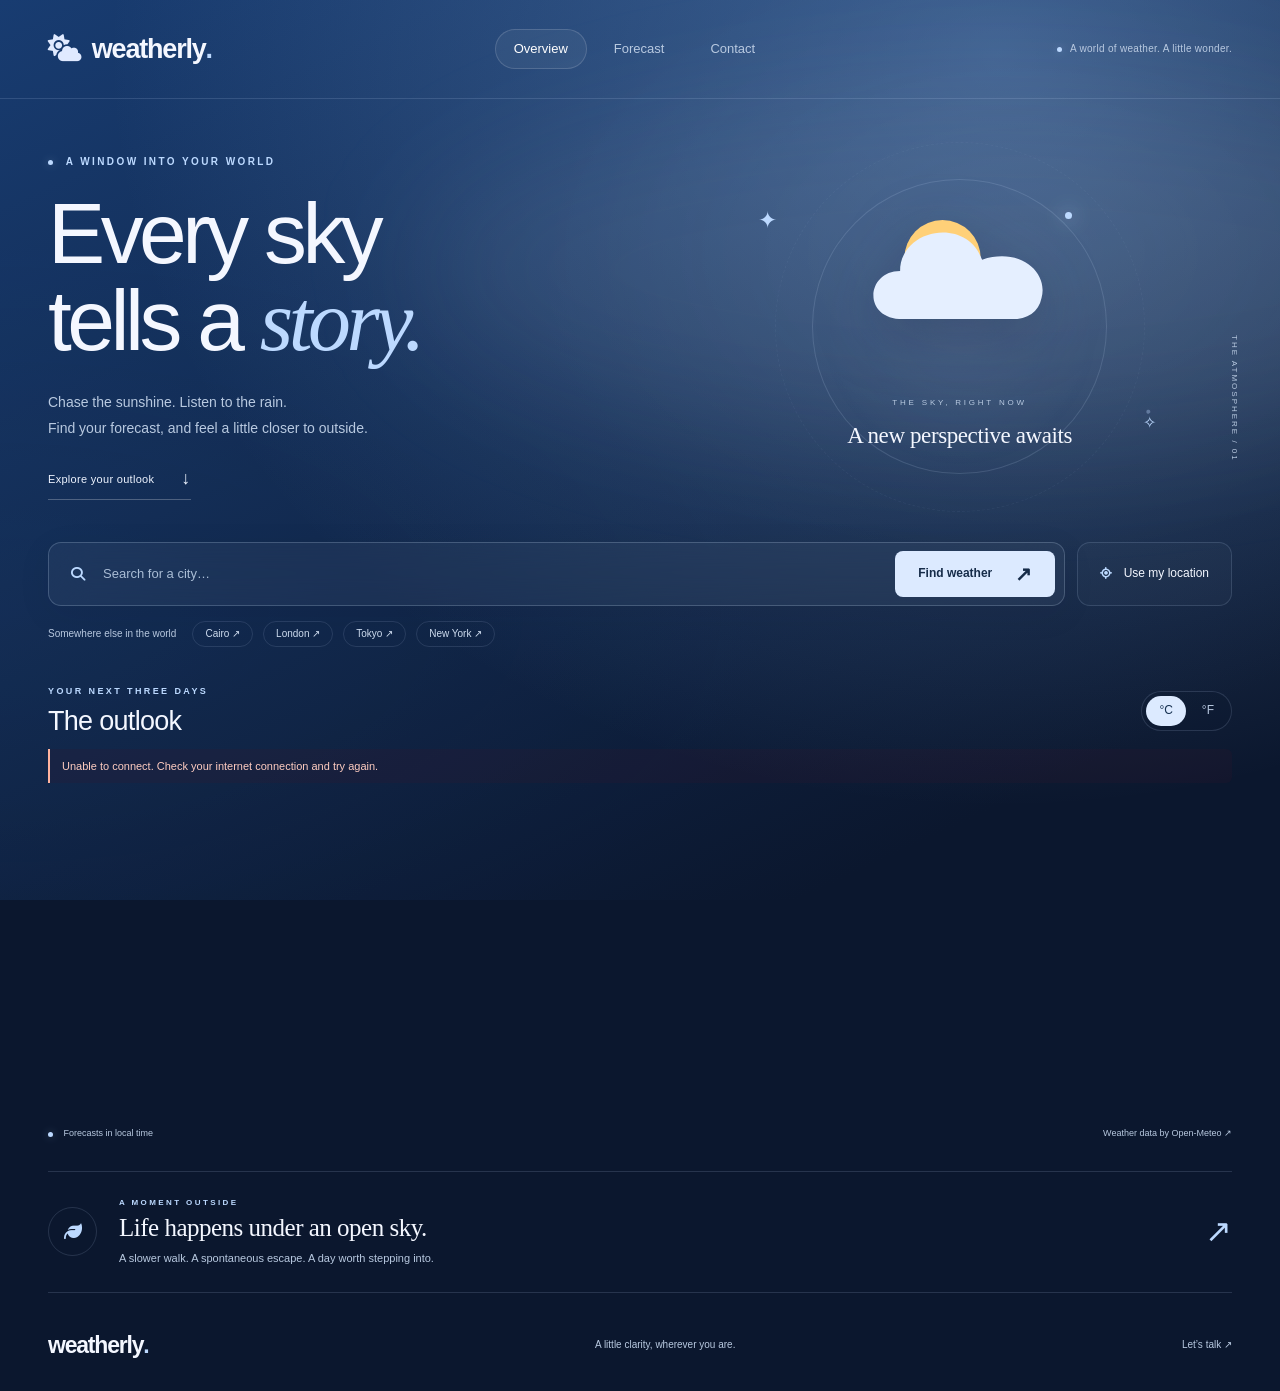
<file: index.html>
﻿<!DOCTYPE html>
<html lang="en">
<head><meta charset="UTF-8"><meta name="viewport" content="width=device-width, initial-scale=1"><meta name="description" content="A little clarity for your day. Explore current weather and a three-day forecast, anywhere."><title>Weatherly — A little clarity for your day</title><link rel="stylesheet" href="./css/all.min.css"><link rel="stylesheet" href="./css/bootstrap.min.css"><link rel="stylesheet" href="./css/style.css"></head>
<body data-weather="partly" data-time="day"><div class="atmosphere" aria-hidden="true"><span></span><span></span><span></span></div>
<a class="skip-link" href="#main">Skip to content</a>
<header class="site-header"><nav class="shell navigation" aria-label="Main navigation"><a class="brand" href="./index.html"><span class="brand-icon"><i class="fa-solid fa-cloud-sun" aria-hidden="true"></i></span>weatherly<span class="brand-dot">.</span></a><div class="nav-links"><a class="active" aria-current="page" href="./index.html">Overview</a><a href="#forecast">Forecast</a><a href="./html/contact.html">Contact</a></div><span class="nav-note"><span class="live-dot"></span>A world of weather. A little wonder.</span></nav></header>
<main id="main" class="shell"><section class="hero">
  <div class="hero-content"><p class="eyebrow"><span class="live-dot"></span> A WINDOW INTO YOUR WORLD</p><h1>Every sky<br>tells a <span>story.</span></h1><p class="hero-copy">Chase the sunshine. Listen to the rain.<br> Find your forecast, and feel a little closer to outside.</p><a class="hero-link" href="#forecast">Explore your outlook <span aria-hidden="true">↓</span></a></div>
  <div class="sky-scene" aria-label="Current sky illustration"><div class="scene-orbit" aria-hidden="true"></div><div class="scene-orbit orbit-two" aria-hidden="true"></div><span class="scene-star star-one" aria-hidden="true">✦</span><span class="scene-star star-two" aria-hidden="true">✧</span><div id="sky-illustration" class="sky-illustration" aria-hidden="true"><svg class="weather-art" viewBox="0 0 156 140" fill="none"><circle cx="66" cy="49" r="27" fill="#ffd078"/><path d="M38 92C9 92 12 58 36 58c0-30 47-39 58-8 27-9 47 9 42 27-2 10-10 15-21 15Z" fill="#e5efff"/></svg></div><div class="scene-caption"><span>THE SKY, RIGHT NOW</span><p id="sky-condition">A new perspective awaits</p></div><span class="scene-coordinate" aria-hidden="true">THE ATMOSPHERE / 01</span></div>
</section>
<section class="search-section" aria-label="Find weather"><form id="search-form" class="search-form"><i class="fa-solid fa-magnifying-glass" aria-hidden="true"></i><label class="visually-hidden" for="input-country">City name</label><input id="input-country" type="search" placeholder="Search for a city…" minlength="2" maxlength="100" required autocomplete="off"><button class="primary-button" type="submit">Find weather <span aria-hidden="true">↗</span></button></form><button class="location-button" id="use-location" type="button"><i class="fa-solid fa-location-crosshairs" aria-hidden="true"></i> Use my location</button></section>
<div class="quick-cities" aria-label="Popular cities"><span>Somewhere else in the world</span><button type="button" data-city="Cairo">Cairo ↗</button><button type="button" data-city="London">London ↗</button><button type="button" data-city="Tokyo">Tokyo ↗</button><button type="button" data-city="New York">New York ↗</button></div>
<section id="forecast" class="forecast-section" aria-labelledby="forecast-title"><div class="section-heading"><div><p class="eyebrow">YOUR NEXT THREE DAYS</p><h2 id="forecast-title">The outlook</h2></div><div class="unit-switch" role="group" aria-label="Temperature unit"><button class="selected" type="button" data-unit="c" aria-pressed="true">°C</button><button type="button" data-unit="f" aria-pressed="false">°F</button></div></div><p id="weather-status" class="status" role="status" aria-live="polite">Getting the latest forecast…</p><div id="weather-cards" class="weather-grid" aria-busy="true"></div><div class="forecast-footnote"><span><span class="live-dot"></span> Forecasts in local time</span><a href="https://open-meteo.com/" target="_blank" rel="noopener">Weather data by Open-Meteo ↗</a></div></section>
<section class="outdoor-note"><span class="note-icon" aria-hidden="true"><i class="fa-solid fa-leaf"></i></span><div><p class="eyebrow">A MOMENT OUTSIDE</p><h2>Life happens under an open sky.</h2><p>A slower walk. A spontaneous escape. A day worth stepping into.</p></div><span class="note-arrow" aria-hidden="true">↗</span></section>
</main><footer class="shell site-footer"><a class="brand" href="./index.html">weatherly<span class="brand-dot">.</span></a><p>A little clarity, wherever you are.</p><a href="./html/contact.html">Let’s talk <span aria-hidden="true">↗</span></a></footer><script src="./js/bootstrap.bundle.min.js"></script><script src="./js/main.js"></script></body></html>
</file>
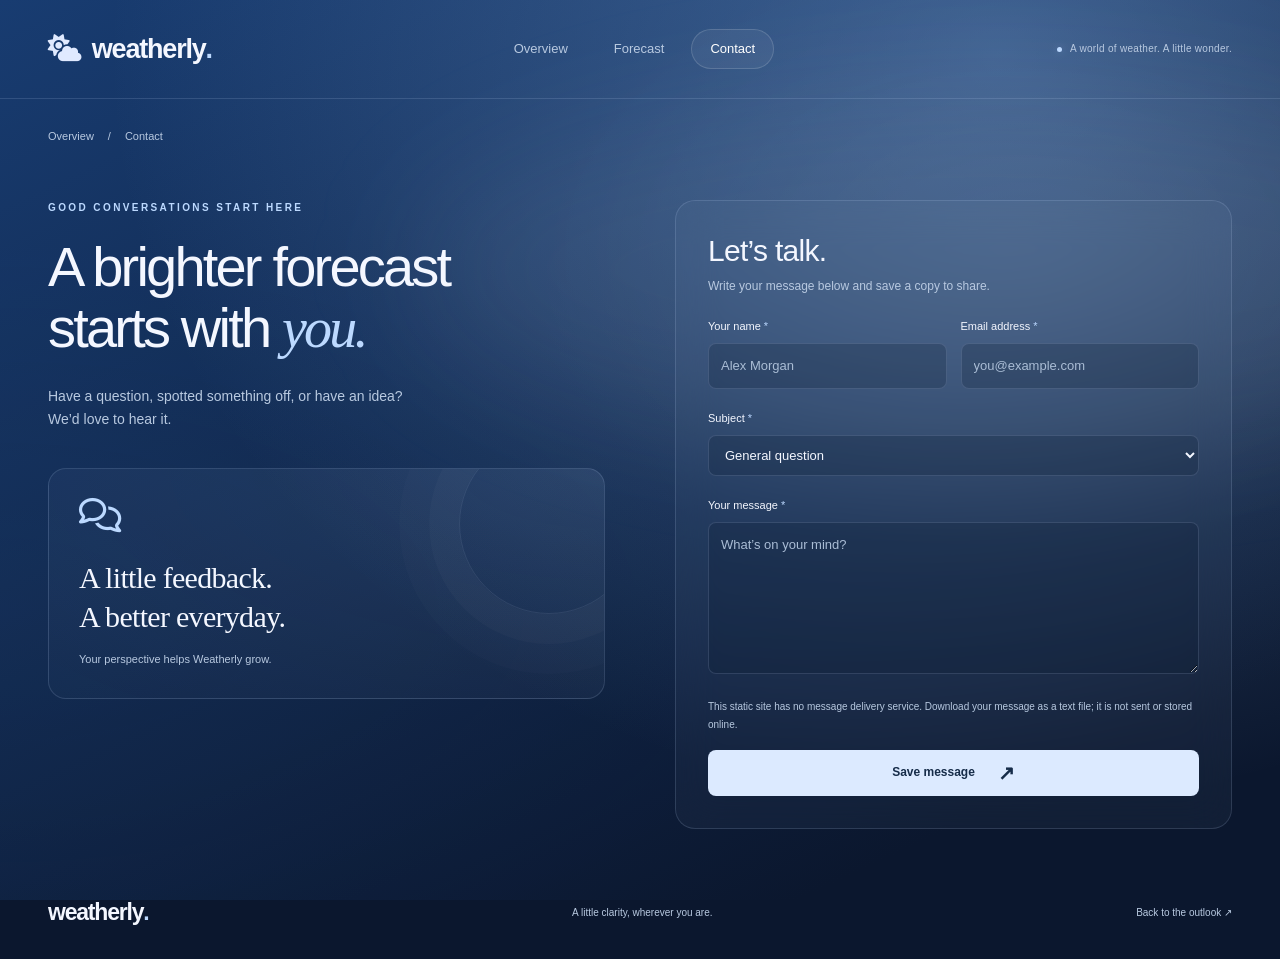
<file: html/contact.html>
﻿<!DOCTYPE html>
<html lang="en"><head><meta charset="UTF-8"><meta name="viewport" content="width=device-width, initial-scale=1"><meta name="description" content="Share feedback and questions with Weatherly."><title>Contact — Weatherly</title><link rel="stylesheet" href="../css/all.min.css"><link rel="stylesheet" href="../css/bootstrap.min.css"><link rel="stylesheet" href="../css/style.css"></head><body data-weather="partly" data-time="day"><div class="atmosphere" aria-hidden="true"><span></span><span></span><span></span></div><a class="skip-link" href="#main">Skip to content</a><header class="site-header"><nav class="shell navigation" aria-label="Main navigation"><a class="brand" href="../index.html"><span class="brand-icon"><i class="fa-solid fa-cloud-sun" aria-hidden="true"></i></span>weatherly<span class="brand-dot">.</span></a><div class="nav-links"><a href="../index.html">Overview</a><a href="../index.html#forecast">Forecast</a><a class="active" aria-current="page" href="./contact.html">Contact</a></div><span class="nav-note"><span class="live-dot"></span>A world of weather. A little wonder.</span></nav></header>
<main class="shell" id="main"><div class="breadcrumb-trail"><a href="../index.html">Overview</a><span aria-hidden="true">/</span>Contact</div><section class="contact-layout"><div class="contact-intro"><p class="eyebrow">GOOD CONVERSATIONS START HERE</p><h1>A brighter forecast<br>starts with <span>you.</span></h1><p>Have a question, spotted something off, or have an idea? We’d love to hear it.</p><div class="contact-art"><i class="fa-regular fa-comments" aria-hidden="true"></i><h2>A little feedback.<br> A better everyday.</h2><p>Your perspective helps Weatherly grow.</p></div></div><div class="contact-panel"><h2>Let’s talk.</h2><p>Write your message below and save a copy to share.</p><form id="contact-form"><div class="form-grid"><div><label for="name">Your name <span>*</span></label><input id="name" name="name" autocomplete="name" required maxlength="100" placeholder="Alex Morgan"></div><div><label for="email">Email address <span>*</span></label><input id="email" name="email" type="email" autocomplete="email" required maxlength="254" placeholder="you@example.com"></div></div><label for="subject">Subject <span>*</span></label><select id="subject" name="subject"><option>General question</option><option>Report an issue</option><option>Share an idea</option></select><label for="message">Your message <span>*</span></label><textarea id="message" name="message" rows="6" minlength="10" maxlength="5000" required placeholder="What’s on your mind?"></textarea><p class="form-note">This static site has no message delivery service. Download your message as a text file; it is not sent or stored online.</p><button class="primary-button" type="submit">Save message <span aria-hidden="true">↗</span></button><p id="contact-status" class="status" role="status" aria-live="polite"></p></form></div></section></main><footer class="shell site-footer"><a class="brand" href="../index.html">weatherly<span class="brand-dot">.</span></a><p>A little clarity, wherever you are.</p><a href="../index.html">Back to the outlook ↗</a></footer><script src="../js/bootstrap.bundle.min.js"></script><script src="../js/main.js"></script></body></html>
</file>
<file: css/style.css>
﻿/* Weatherly — an atmospheric sky journal. All artwork is local SVG/CSS. */
:root {
  color-scheme: dark;
  --sky-top: #183c71;
  --sky-bottom: #0b172e;
  --glow: #7faee8;
  --accent: #bcd9ff;
  --ink: #f4f7ff;
  --muted: #b8c9e0;
  --line: #c9ddff26;
  --panel: #d7e8ff0b;
  --panel-strong: #bdd9ff12;
  --card-glow: #91beff25;
}
body[data-weather="clear"][data-time="day"] {
  --sky-top: #285c8b;
  --sky-bottom: #10283e;
  --glow: #efc27b;
  --accent: #ffdf9e;
  --card-glow: #f9cd7d36;
}
body[data-weather="rain"], body[data-weather="fog"] {
  --sky-top: #354e69;
  --sky-bottom: #101f35;
  --glow: #7ca3c7;
  --accent: #b0dcf4;
  --card-glow: #9dd7ee25;
}
body[data-weather="cloudy"] {
  --sky-top: #425779;
  --sky-bottom: #15243c;
  --glow: #9daed2;
  --accent: #d1dcfa;
}
body[data-weather="snow"] {
  --sky-top: #416d86;
  --sky-bottom: #152d47;
  --glow: #b6e7ec;
  --accent: #c9f5f7;
  --card-glow: #b9ebff30;
}
body[data-weather="storm"] {
  --sky-top: #403f6b;
  --sky-bottom: #16162c;
  --glow: #9d8cce;
  --accent: #e0d0ff;
}
body[data-time="night"] {
  --sky-top: #202d57;
  --sky-bottom: #0b1128;
  --glow: #8893d1;
  --accent: #c7ceff;
  --card-glow: #a4a4fa28;
}
* { box-sizing: border-box; }
html { scroll-behavior: smooth; scroll-padding-top: 25px; }
body {
  margin: 0;
  min-width: 280px;
  color: var(--ink);
  background: var(--sky-bottom);
  font: 15px/1.65 "Segoe UI", Arial, sans-serif;
  transition: background-color 1s ease;
  isolation: isolate;
}
a { color: inherit; text-decoration: none; }
a:hover { color: var(--accent); }
button, input, textarea, select { font: inherit; }
button, a, input, textarea, select { -webkit-tap-highlight-color: transparent; }
button { cursor: pointer; border: 0; }
button:disabled { cursor: wait; opacity: .55; }
:focus-visible { outline: 2px solid var(--accent); outline-offset: 5px; }
h1, h2, h3, p { margin-top: 0; }
::selection { color: #0d2039; background: #d2e4ff; }
.shell { width: min(1200px, calc(100% - 96px)); margin-inline: auto; }
.atmosphere {
  position: fixed;
  inset: 0;
  z-index: -2;
  overflow: hidden;
  pointer-events: none;
  background: radial-gradient(ellipse at 78% 6%, color-mix(in srgb, var(--glow) 40%, transparent), transparent 63%), linear-gradient(155deg, var(--sky-top), var(--sky-bottom) 85%);
}
.atmosphere::before {
  content: "";
  position: absolute;
  inset: 0;
  opacity: .3;
  background: radial-gradient(ellipse at 80% 28%, #ffffff30, transparent 35%), radial-gradient(ellipse at 0 68%, #4d8ad220, transparent 50%);
}
.atmosphere::after {
  content: "";
  position: absolute;
  width: 90vw;
  height: 28vw;
  top: 10%;
  right: -22%;
  border-radius: 50%;
  filter: blur(65px);
  background: #e0eaff12;
  animation: cloud-drift 24s ease-in-out infinite alternate;
}
body[data-time="night"] .atmosphere::before {
  opacity: .65;
  background-image: radial-gradient(circle at 14% 18%, #d7e2ff 1px, transparent 1.5px), radial-gradient(circle at 72% 11%, #d7e2ff 1px, transparent 1.5px), radial-gradient(circle at 88% 38%, #d7e2ff 1px, transparent 1.5px), radial-gradient(circle at 42% 5%, #d7e2ff 1px, transparent 1.5px);
  background-size: 390px 430px;
}
.atmosphere span { position: absolute; inset: -15%; opacity: 0; }
body[data-weather="rain"] .atmosphere span, body[data-weather="storm"] .atmosphere span {
  opacity: .13;
  background: repeating-linear-gradient(111deg, transparent 0 87px, #c9e8ff 88px 89px, transparent 90px 180px);
  mask-image: linear-gradient(transparent, #0004 30%, transparent 80%);
  animation: rainfall 7s linear infinite;
}
body[data-weather="snow"] .atmosphere span {
  opacity: .3;
  background: radial-gradient(circle, #e6fbff 1.5px, transparent 2px) 0 0 / 150px 130px;
  animation: snowfall 24s linear infinite;
}
body[data-weather="snow"] .atmosphere span:nth-child(2) { background-size: 230px 210px; animation-duration: 36s; animation-delay: -12s; }
body[data-weather="snow"] .atmosphere span:nth-child(3) { background-size: 290px 310px; animation-duration: 42s; animation-delay: -20s; }
.site-header { border-bottom: 1px solid var(--line); }
.navigation { min-height: 98px; display: flex; align-items: center; justify-content: space-between; gap: 24px; }
.brand { display: inline-flex; align-items: center; font-size: 27px; letter-spacing: -1.2px; font-weight: 700; white-space: nowrap; }
.brand-icon { font-size: 27px; color: #e0eaff; margin-right: 11px; }
.brand-dot { color: var(--accent); }
.nav-links { display: flex; align-items: center; gap: 8px; }
.nav-links a { color: var(--muted); font-size: 13px; padding: 8px 18px; border-radius: 30px; border: 1px solid transparent; transition: background .2s, color .2s; }
.nav-links a:hover { color: white; background: #ffffff0a; }
.nav-links a.active { color: white; background: #ffffff0d; border-color: #ffffff26; }
.nav-note { color: var(--muted); font-size: 10px; letter-spacing: .3px; }
.live-dot { display: inline-block; width: 5px; height: 5px; border-radius: 50%; background: var(--accent); box-shadow: 0 0 10px #c8e5ff55; vertical-align: middle; margin-right: 8px; }
.hero { display: grid; grid-template-columns: 1.1fr 1fr; align-items: center; gap: 40px; padding: 55px 0 42px; }
.eyebrow { color: var(--accent); font-size: 10px; font-weight: 600; letter-spacing: 2.4px; margin-bottom: 19px; }
h1 { font-size: clamp(58px, 6.7vw, 88px); line-height: 1.02; letter-spacing: -4.5px; font-weight: 400; margin-bottom: 25px; }
h1 span { font-family: Georgia, "Times New Roman", serif; font-style: italic; font-weight: 400; color: var(--accent); }
.hero-copy { color: var(--muted); font-size: 14px; line-height: 1.8; margin-bottom: 23px; }
.hero-link { display: inline-flex; gap: 27px; align-items: center; color: #eef4ff; font-size: 11px; letter-spacing: .3px; padding-bottom: 5px; border-bottom: 1px solid #ffffff40; }
.hero-link span { font-size: 18px; transition: transform .2s; }
.hero-link:hover span { transform: translateY(3px); }
.sky-scene { min-width: 0; position: relative; height: 330px; display: flex; flex-direction: column; align-items: center; justify-content: center; }
.scene-orbit { position: absolute; width: 295px; height: 295px; border: 1px solid #d1e0ff26; border-radius: 50%; background: radial-gradient(circle, #cadbff0d, transparent 65%); }
.orbit-two { width: 370px; height: 370px; border-style: dashed; opacity: .35; transform: rotate(-20deg); }
.scene-orbit::after { content: ""; position: absolute; top: 32px; right: 34px; width: 7px; height: 7px; border-radius: 50%; background: var(--accent); box-shadow: 0 0 20px var(--accent); }
.orbit-two::after { width: 4px; height: 4px; top: auto; bottom: 38px; }
.sky-illustration { position: relative; width: 225px; height: 198px; margin-top: -10px; filter: drop-shadow(0 14px 30px #06112c40); animation: sky-float 7s ease-in-out infinite; }
.weather-art { width: 100%; height: 100%; overflow: visible; }
.sky-illustration .art-cloud { animation: cloud-breathe 9s ease-in-out infinite alternate; }
.sky-illustration .art-rain { animation: raindrops 1.6s ease-in-out infinite; }
.sky-illustration .art-snow { animation: snow-sway 4s ease-in-out infinite alternate; }
.sky-illustration .art-fog { animation: cloud-breathe 5s ease-in-out infinite alternate; }
.sky-illustration .art-bolt { animation: lightning 8s ease-in-out infinite; }
.scene-caption { position: relative; text-align: center; margin-top: 1px; }
.scene-caption>span { color: var(--muted); font-size: 8px; letter-spacing: 2.8px; }
.scene-caption p { font-family: Georgia, serif; font-size: 23px; margin: 4px 0 0; letter-spacing: -.4px; }
.scene-coordinate { position: absolute; right: -9px; bottom: 30px; color: var(--muted); font-size: 8px; letter-spacing: 2px; writing-mode: vertical-rl; }
.scene-star { position: absolute; color: var(--accent); font-size: 23px; }
.star-one { top: 40px; left: 13%; }
.star-two { bottom: 55px; right: 14%; font-size: 16px; }
.search-section { display: flex; align-items: stretch; gap: 12px; }
.search-form { display: flex; align-items: center; flex: 1; min-width: 0; width: 100%; gap: 18px; padding: 8px 9px 8px 22px; border: 1px solid #d4e4ff35; border-radius: 13px; background: #d9e9ff0d; backdrop-filter: blur(20px); box-shadow: 0 8px 35px #07152c10; transition: border-color .2s, background .2s; }
.search-form:focus-within { border-color: var(--accent); background: #d9e9ff16; }
.search-form>i { color: var(--accent); font-size: 14px; }
.search-form input { width: 0; min-width: 0; flex: 1; border: 0; color: var(--ink); background: transparent; padding: 11px 0; font-size: 13px; }
.search-form input:focus { outline: none; }
input::placeholder, textarea::placeholder { color: #aabdd5; opacity: 1; }
.primary-button { display: inline-flex; align-items: center; justify-content: center; gap: 23px; background: #dceaff; color: #162c49; padding: 13px 23px; border-radius: 8px; font-size: 12px; font-weight: 650; white-space: nowrap; transition: background .2s, transform .2s, box-shadow .2s; }
.primary-button span { font-size: 20px; line-height: 1; }
.primary-button:hover { background: #f2f7ff; transform: translateY(-2px); box-shadow: 0 5px 20px #030e241a; }
.location-button { background: #d9e9ff07; color: var(--ink); padding: 0 22px; border: 1px solid var(--line); border-radius: 13px; font-size: 12px; transition: background .2s, border-color .2s; }
.location-button i { margin-right: 8px; color: var(--accent); }
.location-button:hover { background: #d9e9ff15; border-color: #d4e4ff60; }
.quick-cities { display: flex; flex-wrap: wrap; align-items: center; gap: 10px; margin: 15px 0 37px; font-size: 10px; }
.quick-cities>span { color: var(--muted); margin-right: 6px; }
.quick-cities button { color: #d0def1; font-size: 10px; border: 1px solid #ccddff20; border-radius: 20px; padding: 4px 12px; background: transparent; transition: background .2s, transform .2s; }
.quick-cities button:hover { background: #e0eaff18; transform: translateY(-2px); }
.section-heading { display: flex; align-items: center; justify-content: space-between; gap: 15px; margin-bottom: 12px; }
.section-heading .eyebrow { font-size: 9px; margin-bottom: 6px; }
h2 { font-size: 27px; letter-spacing: -.7px; font-weight: 400; margin-bottom: 0; }
.unit-switch { display: flex; flex-shrink: 0; gap: 3px; border: 1px solid var(--line); border-radius: 25px; padding: 4px; background: #030f2318; }
.unit-switch button { color: var(--muted); border-radius: 20px; font-size: 12px; padding: 5px 13px; background: transparent; transition: background .2s, color .2s; }
.unit-switch .selected { background: #dceaff; color: #163151; }
.status { font-size: 11px; color: var(--muted); margin: 9px 0 17px; }
.status:empty { display: none; }
.status.error { color: #ffcdc1; border-left: 2px solid #ffb39f; padding: 8px 12px; background: #3d152c30; border-radius: 0 6px 6px 0; }
.weather-grid { display: grid; grid-template-columns: 1.4fr 1fr 1fr; gap: 16px; min-height: 310px; }
.weather-card { position: relative; min-width: 0; overflow: hidden; border: 1px solid var(--line); border-radius: 19px; padding: 25px; background: linear-gradient(140deg, #d6e6ff12, #d6e6ff04); backdrop-filter: blur(20px); box-shadow: 0 10px 35px #040c1e12; animation: card-arrive .6s ease both; transition: border-color .3s, box-shadow .3s, transform .3s; }
.weather-card:hover { transform: translateY(-4px); border-color: #d2e1ff50; box-shadow: 0 16px 40px #030b1e22; }
.weather-card:nth-child(2) { animation-delay: 70ms; }
.weather-card:nth-child(3) { animation-delay: 140ms; }
.weather-card.current { background: radial-gradient(ellipse at 100% 0, var(--card-glow), transparent 65%), linear-gradient(135deg, #b9d3ff19, #b9d3ff08); border-color: #d0e0ff45; }
.weather-card::after { content: ""; position: absolute; top: -85px; right: -75px; width: 230px; height: 230px; border: 1px solid #ffffff07; border-radius: 50%; pointer-events: none; }
.weather-card[data-weather="rain"] { background-color: #64b3df08; }
.weather-card[data-weather="snow"] { background-color: #b7ecff0e; }
.weather-card[data-weather="storm"] { background-color: #c4a3ff0b; }
.card-top { display: flex; justify-content: space-between; align-items: center; gap: 10px; font-size: 11px; }
.card-top strong { font-weight: 500; }
.card-top time { color: var(--muted); font-size: 10px; }
.today-badge { border: 1px solid #d5e7ff38; background: #cfddff0d; font-size: 8px; letter-spacing: 1.6px; padding: 4px 10px; border-radius: 20px; }
.city-name { font-size: 21px; font-weight: 500; margin: 20px 0 0; letter-spacing: -.4px; overflow-wrap: anywhere; }
.country-name { color: var(--muted); font-size: 11px; margin-bottom: 0; overflow-wrap: anywhere; }
.temperature-row { display: flex; align-items: center; justify-content: space-between; gap: 8px; margin: 8px 0 0; }
.temperature { font-size: 75px; font-weight: 300; line-height: 1.1; letter-spacing: -4px; font-variant-numeric: tabular-nums; white-space: nowrap; }
.temperature sup { font-size: 25px; letter-spacing: -1px; top: -1.3em; margin-left: 3px; }
.weather-symbol { display: block; width: 122px; height: 105px; flex-shrink: 0; filter: drop-shadow(0 8px 13px #07153026); }
.condition { font-size: 12px; color: #e5edfc; margin: 9px 0 23px; }
.weather-metrics { display: flex; justify-content: space-between; gap: 10px; border-top: 1px solid var(--line); padding-top: 16px; font-size: 12px; }
.weather-metrics span { display: block; color: var(--muted); font-size: 9px; margin-bottom: 4px; }
.weather-metrics strong { font-weight: 500; }
.future .weather-symbol { width: 98px; height: 88px; margin: 21px 0 15px; }
.future .temperature { font-size: 40px; font-weight: 350; letter-spacing: -1.8px; }
.future .low { font-size: 19px; color: var(--muted); margin-left: 10px; }
.future .condition { font-size: 12px; margin: 9px 0 23px; }
.rain-chance { margin: 0; padding-top: 16px; border-top: 1px solid var(--line); color: var(--muted); font-size: 10px; }
.rain-chance i { color: var(--accent); margin-right: 7px; }
.forecast-footnote { display: flex; justify-content: space-between; gap: 16px; font-size: 9px; color: var(--muted); margin-top: 16px; }
.outdoor-note { display: flex; gap: 22px; align-items: center; padding: 24px 0; margin: 30px 0 34px; border-block: 1px solid var(--line); }
.note-icon { display: grid; place-items: center; flex-shrink: 0; width: 49px; height: 49px; border-radius: 50%; border: 1px solid var(--line); color: var(--accent); font-size: 18px; }
.outdoor-note .eyebrow { font-size: 8px; margin-bottom: 4px; }
.outdoor-note h2 { font-family: Georgia, serif; font-size: 25px; letter-spacing: -.5px; }
.outdoor-note p:last-child { color: var(--muted); font-size: 11px; margin: 6px 0 0; }
.note-arrow { margin-left: auto; color: var(--accent); font-size: 32px; }
.site-footer { display: flex; justify-content: space-between; align-items: center; gap: 18px; padding: 0 0 27px; }
.site-footer .brand { font-size: 23px; }
.site-footer p, .site-footer>a:last-child { color: var(--muted); font-size: 10px; margin: 0; }
.skip-link { position: absolute; top: -80px; left: 20px; background: #e0ecff; color: #132c4d; padding: 10px; border-radius: 5px; z-index: 10; }
.skip-link:focus { top: 10px; }
.breadcrumb-trail { display: flex; gap: 14px; color: var(--muted); font-size: 11px; padding-top: 28px; }
.contact-layout { display: grid; grid-template-columns: 1fr 1fr; gap: 70px; padding: 55px 0 65px; }
.contact-intro h1 { font-size: 56px; letter-spacing: -2.8px; line-height: 1.1; }
.contact-intro>p:not(.eyebrow) { max-width: 390px; color: var(--muted); font-size: 14px; }
.contact-art { position: relative; overflow: hidden; margin-top: 37px; padding: 30px; border: 1px solid var(--line); border-radius: 18px; background: radial-gradient(ellipse at top right, #b8d4ff18, #b8d4ff05); }
.contact-art::after { content: ""; position: absolute; top: -35px; right: -35px; width: 180px; height: 180px; border: 1px solid #deebff18; border-radius: 50%; box-shadow: 0 0 0 30px #e2eaff05, 0 0 0 60px #e2eaff03; pointer-events: none; }
.contact-art i { color: var(--accent); font-size: 34px; margin-bottom: 25px; }
.contact-art h2 { font-family: Georgia, serif; font-size: 30px; line-height: 1.3; }
.contact-art p { color: var(--muted); font-size: 11px; margin: 14px 0 0; }
.contact-panel { background: #cfddff0a; backdrop-filter: blur(20px); border: 1px solid var(--line); border-radius: 20px; padding: 32px; }
.contact-panel h2 { font-size: 30px; }
.contact-panel>p { font-size: 12px; color: var(--muted); margin: 8px 0 0; }
.contact-panel label { display: block; font-size: 11px; font-weight: 500; margin: 20px 0 8px; }
.contact-panel label span { color: var(--accent); }
.contact-panel input, .contact-panel select, .contact-panel textarea { width: 100%; border: 1px solid var(--line); border-radius: 8px; background: #08152b35; color: var(--ink); font-size: 13px; padding: 11px 12px; transition: border-color .2s; }
.contact-panel select option { background: #1b2b49; color: var(--ink); }
.contact-panel textarea { resize: vertical; min-height: 135px; }
.form-grid { display: grid; grid-template-columns: 1fr 1fr; gap: 14px; }
.form-note { color: var(--muted); font-size: 10px; line-height: 1.8; margin: 16px 0; }
.contact-panel .primary-button { width: 100%; }
@keyframes sky-float { 0%, 100% { transform: translateY(0) rotate(-2deg); } 50% { transform: translateY(-10px) rotate(1deg); } }
@keyframes cloud-breathe { to { transform: translateX(5px); } }
@keyframes cloud-drift { to { transform: translate(-12%, 12%); } }
@keyframes rainfall { to { transform: translate(-45px, 110px); } }
@keyframes snowfall { to { transform: translate(35px, 130px); } }
@keyframes raindrops { 0%, 100% { transform: translateY(-2px); opacity: .6; } 50% { transform: translateY(4px); opacity: 1; } }
@keyframes snow-sway { to { transform: translate(3px, 5px); } }
@keyframes lightning { 0%, 89%, 95%, 100% { opacity: 1; } 91%, 97% { opacity: .35; } }
@keyframes card-arrive { from { opacity: 0; transform: translateY(10px); } to { opacity: 1; transform: translateY(0); } }
@media (min-width: 1500px) { .hero { padding-block: 70px 55px; } }
@media (max-width: 1050px) {
  .nav-note { display: none; }
  .hero { gap: 20px; }
  h1 { font-size: 70px; }
  .scene-orbit { width: 250px; height: 250px; }
  .orbit-two { width: 310px; height: 310px; }
  .scene-coordinate { right: -5px; }
  .weather-card { padding: 20px; }
  .temperature { font-size: 61px; }
  .temperature sup { font-size: 22px; top: -1em; }
  .weather-symbol { width: 98px; height: 95px; }
  .contact-layout { gap: 32px; }
  .contact-intro h1 { font-size: 46px; }
}
@media (min-width: 701px) and (max-width: 850px) {
  .shell { width: calc(100% - 64px); }
  .weather-grid { grid-template-columns: 1fr 1fr; }
  .weather-card.current { grid-column: 1/-1; }
  .current .temperature { font-size: 78px; }
  .current .weather-symbol { width: 160px; height: 110px; }
  .current .temperature-row { margin-block: -10px; }
  .hero-copy br { display: none; }
  .scene-coordinate { display: none; }
}
@media (max-width: 700px) {
  .shell { width: calc(100% - 36px); }
  .navigation { min-height: 80px; gap: 12px; }
  .brand { font-size: 23px; }
  .brand-icon { font-size: 23px; margin-right: 7px; }
  .nav-links { gap: 2px; }
  .nav-links a { padding: 7px 10px; font-size: 11px; }
  .hero { grid-template-columns: 1fr .7fr; gap: 0; padding: 38px 0 30px; }
  .hero .eyebrow { font-size: 8px; letter-spacing: 1.5px; width: 180px; }
  h1 { font-size: 55px; letter-spacing: -3px; margin-bottom: 18px; }
  .hero-copy { font-size: 12px; width: 220px; max-width: 100%; }
  .hero-copy br { display: none; }
  .hero-link { font-size: 10px; gap: 16px; }
  .sky-scene { height: 260px; margin-top: -20px; }
  .sky-illustration { width: 140px; height: 130px; }
  .scene-orbit { width: 160px; height: 160px; }
  .orbit-two { width: 205px; height: 205px; }
  .scene-orbit::after { width: 4px; height: 4px; top: 15px; right: 22px; }
  .scene-caption { margin-top: -3px; }
  .scene-caption>span { font-size: 6px; letter-spacing: 1.5px; }
  .scene-caption p { font-size: 17px; }
  .scene-coordinate, .scene-star { display: none; }
  .search-section { flex-wrap: wrap; gap: 10px; }
  .search-form { flex-basis: 100%; gap: 10px; padding-left: 15px; }
  .primary-button { padding: 13px 15px; gap: 15px; font-size: 11px; }
  .location-button { padding: 10px 13px; font-size: 11px; }
  .quick-cities { gap: 7px; margin: 16px 0 28px; }
  .quick-cities>span { flex-basis: 100%; margin-bottom: 2px; }
  .section-heading { gap: 10px; }
  .section-heading .eyebrow { font-size: 8px; letter-spacing: 1.7px; }
  #forecast-title { font-size: 25px; overflow-wrap: anywhere; }
  .unit-switch button { padding: 5px 10px; }
  .weather-grid { grid-template-columns: 1fr 1fr; gap: 12px; }
  .weather-card.current { grid-column: 1/-1; }
  .weather-card { padding: 21px; border-radius: 16px; }
  .temperature { font-size: 78px; }
  .temperature sup { font-size: 26px; top: -1.25em; }
  .current .weather-symbol { width: 132px; height: 114px; }
  .future .weather-symbol { width: 85px; height: 82px; margin: 24px 0 20px; }
  .future .temperature { font-size: 35px; }
  .future .low { font-size: 17px; margin-left: 6px; }
  .future .condition { margin-bottom: 22px; font-size: 11px; }
  .card-top { font-size: 10px; gap: 5px; }
  .card-top time { font-size: 9px; }
  .forecast-footnote { font-size: 8px; gap: 10px; }
  .outdoor-note { gap: 13px; padding: 23px 0; margin: 25px 0; }
  .note-icon { display: none; }
  .outdoor-note h2 { font-size: 23px; }
  .outdoor-note p:last-child { font-size: 10px; }
  .note-arrow { font-size: 27px; }
  .site-footer { flex-wrap: wrap; gap: 10px; }
  .site-footer p { order: 3; flex-basis: 100%; }
  .contact-layout { grid-template-columns: 1fr; padding: 35px 0 45px; gap: 27px; }
  .contact-intro h1 { font-size: 45px; }
  .contact-art { margin-top: 25px; padding: 25px; }
  .contact-art h2 { font-size: 27px; }
  .contact-panel { padding: 25px; }
  .form-grid { grid-template-columns: 1fr; gap: 0; }
}
@media (max-width: 450px) {
  .hero { grid-template-columns: 1fr; position: relative; overflow: hidden; }
  .hero-content { position: relative; z-index: 1; }
  .hero .eyebrow { width: auto; margin-bottom: 22px; }
  h1 { font-size: 63px; }
  .hero-copy { width: 240px; margin-top: 25px; }
  .sky-scene { position: absolute; width: 160px; height: 200px; top: 58px; right: -25px; margin: 0; }
  .sky-illustration { width: 130px; height: 125px; }
  .scene-orbit { width: 150px; height: 150px; }
  .orbit-two { width: 185px; height: 185px; }
  .scene-caption { display: none; }
  .hero h1 { max-width: 230px; }
  .hero h1 span { display: inline-block; }
}
@media (max-width: 360px) {
  .brand-icon { display: none; }
  .navigation .brand { font-size: 22px; }
  .nav-links a { padding: 6px 8px; font-size: 10px; }
  h1 { font-size: 56px; }
  .sky-scene { right: -35px; top: 65px; width: 140px; opacity: .9; }
  .sky-illustration { width: 110px; height: 110px; }
  .scene-orbit { width: 130px; height: 130px; }
  .orbit-two { width: 165px; height: 165px; }
  .hero .eyebrow { font-size: 7px; }
  .hero-copy { max-width: 225px; }
  .search-form .primary-button { padding: 12px; font-size: 10px; gap: 10px; }
  .search-form input { font-size: 12px; }
  .weather-card { padding: 18px; }
  .weather-card.future { padding: 16px; }
  .current .weather-symbol { width: 105px; height: 100px; }
  .temperature { font-size: 69px; }
  .temperature sup { font-size: 23px; top: -1.2em; }
  .future .low { display: block; margin: 8px 0 0; }
  .future .card-top { font-size: 9px; gap: 4px; }
  .future .card-top time { font-size: 8px; }
  .weather-metrics { gap: 7px; font-size: 11px; }
  .weather-metrics span { font-size: 8px; }
  .contact-intro h1 { font-size: 40px; }
}
@media (prefers-reduced-motion: reduce) {
  html { scroll-behavior: auto; }
  *, *::before, *::after { animation: none !important; transition: none !important; }
}
@media (forced-colors: active) {
  .weather-card, .contact-panel, .search-form, .location-button, .primary-button, .unit-switch { border: 1px solid CanvasText; }
  .atmosphere { display: none; }
}

/* Interpolate the atmosphere when new conditions arrive. */
@property --sky-top { syntax: '<color>'; inherits: true; initial-value: #183c71; }
@property --sky-bottom { syntax: '<color>'; inherits: true; initial-value: #0b172e; }
@property --glow { syntax: '<color>'; inherits: true; initial-value: #7faee8; }
@property --accent { syntax: '<color>'; inherits: true; initial-value: #bcd9ff; }
body { transition: --sky-top 1.2s ease, --sky-bottom 1.2s ease, --glow 1.2s ease, --accent 1.2s ease; }
@media (max-width: 360px) { .sky-scene { right: -10px; width: 130px; } }
@media (prefers-reduced-motion: reduce) { body { transition: none !important; } }
/* Night skies retain the character of the current weather. */
body[data-time="night"][data-weather="snow"] {
  --sky-top: #253f59;
  --glow: #a9d8ec;
  --accent: #d3f1ff;
}
body[data-time="night"][data-weather="rain"] {
  --sky-top: #20374e;
  --glow: #88b4d5;
  --accent: #b8ddfa;
}
body[data-time="night"][data-weather="storm"] {
  --sky-top: #30284c;
  --glow: #ae8bd6;
  --accent: #e0caff;
}
body[data-time="night"][data-weather="fog"] {
  --sky-top: #2b3a50;
  --glow: #a4bbd1;
  --accent: #d4e3f2;
}
@media (max-width: 360px) {
  .weather-metrics span { font-size: 9px; }
}
</file>
